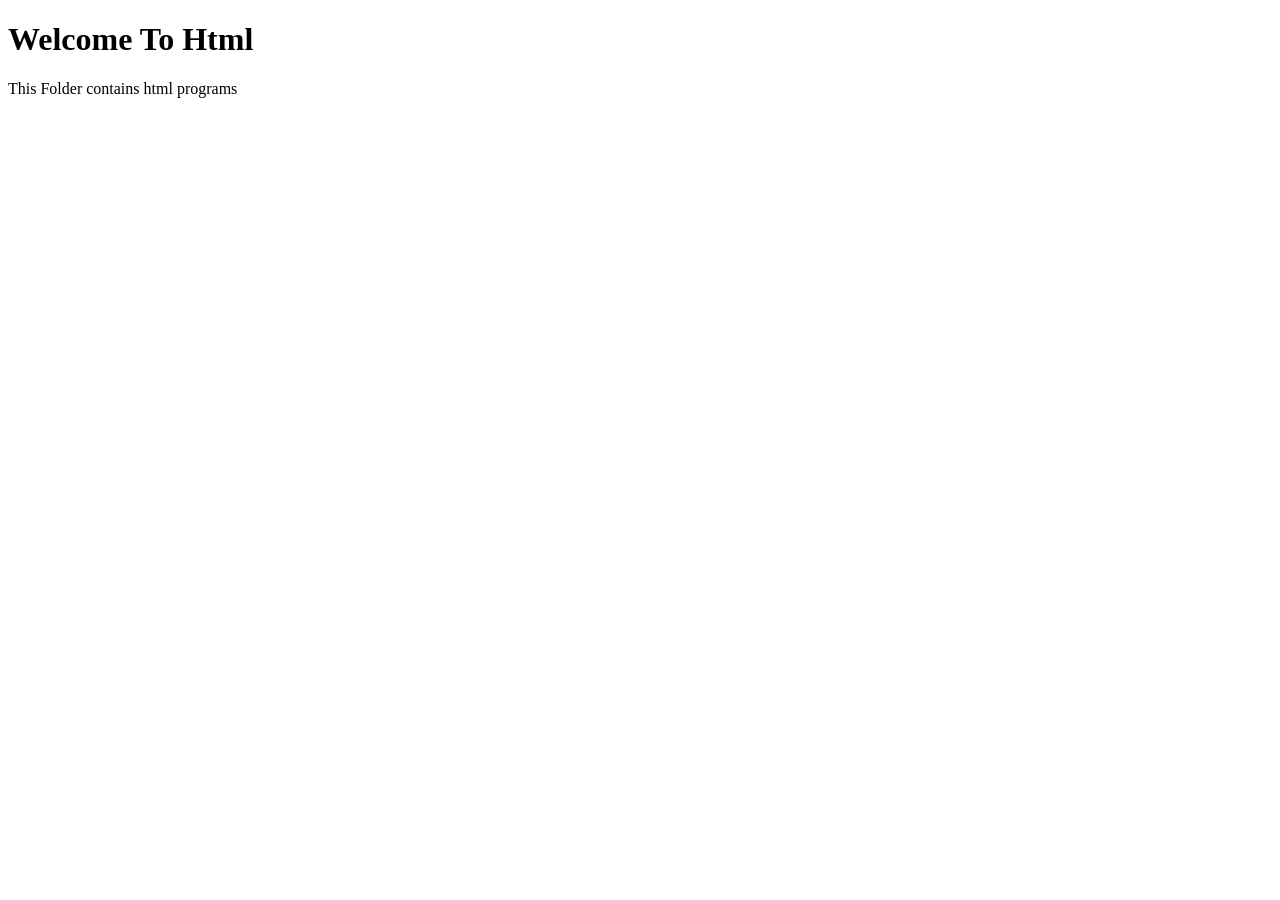
<file: basic.html>
<!DOCTYPE html>
<html lang="en">
<head>
    <meta charset="UTF-8">
    <meta name="viewport" content="width=device-width, initial-scale=1.0">
    <title>basics</title>
</head>
<body>
    <h1>Welcome To Html</h1>
    <p>This Folder contains html programs </p>

</body>
</html>
</file>
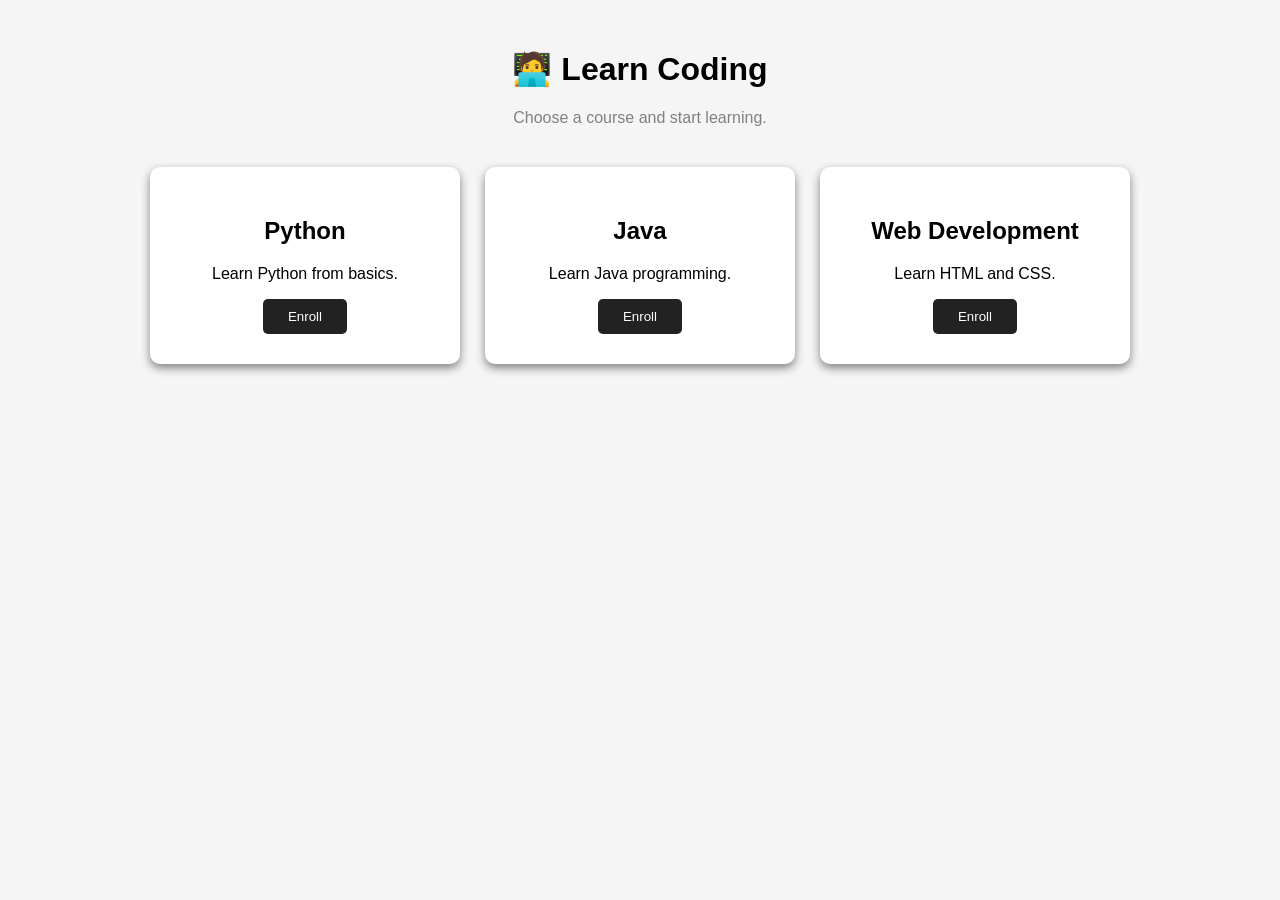
<file: CoursePage.html>
<!DOCTYPE html>
<html>
<head>
    <title>Coding Courses</title>
    <style>
        body {
    font-family: Arial;
    background-color: #f5f5f5;
    text-align: center;
}
h1 {
    margin-top: 50px;
}
.intro {
    color: gray;
}
.courses {
    display: flex;
    justify-content: center;
    gap: 25px;
    flex-wrap: wrap;
    margin-top: 40px;
}
.card {
    width: 250px;
    padding: 30px;
    background-color: white;
    border-radius: 10px;
    box-shadow: 0 4px 10px gray;
}
button {
    padding: 10px 25px;
    background-color: #222;
    color: white;
    border: none;
    border-radius: 5px;
}
    </style>
</head>
<body>
    <h1>🧑‍💻 Learn Coding</h1>
    <p class="intro">Choose a course and start learning.</p>
    <div class="courses">
        <div class="card">
            <h2>Python</h2>
            <p>Learn Python from basics.</p>
            <button>Enroll</button>
        </div>
        <div class="card">
            <h2>Java</h2>
            <p>Learn Java programming.</p>
            <button>Enroll</button>
        </div>
        <div class="card">
            <h2>Web Development</h2>
            <p>Learn HTML and CSS.</p>
            <button>Enroll</button>
        </div>
    </div>
</body>
</html>
</file>
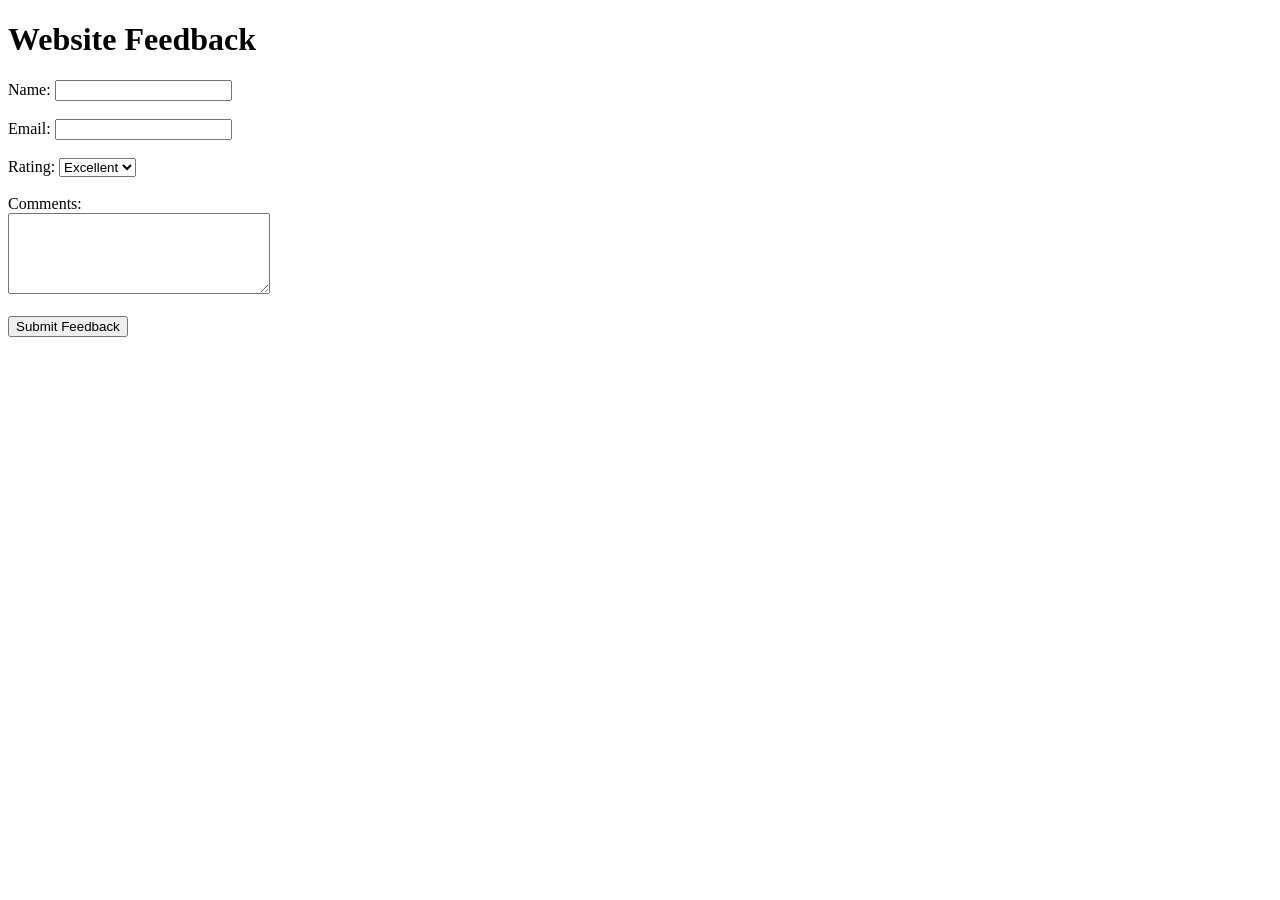
<file: FeedbackForm.html>
<!DOCTYPE html>
<html>
<head>
    <title>Feedback Form</title>
</head>
<body>
    <h1>Website Feedback</h1>
    <form>
        <label>Name:</label>
        <input type="text">
        <br><br>
        <label>Email:</label>
        <input type="email">
        <br><br>
        <label>Rating:</label>
        <select>
            <option>Excellent</option>
            <option>Good</option>
            <option>Average</option>
            <option>Poor</option>
        </select>
        <br><br>
        <label>Comments:</label><br>
        <textarea rows="5" cols="30"></textarea>
        <br><br>
        <button type="submit">Submit Feedback</button>
    </form>
</body>
</html>
</file>
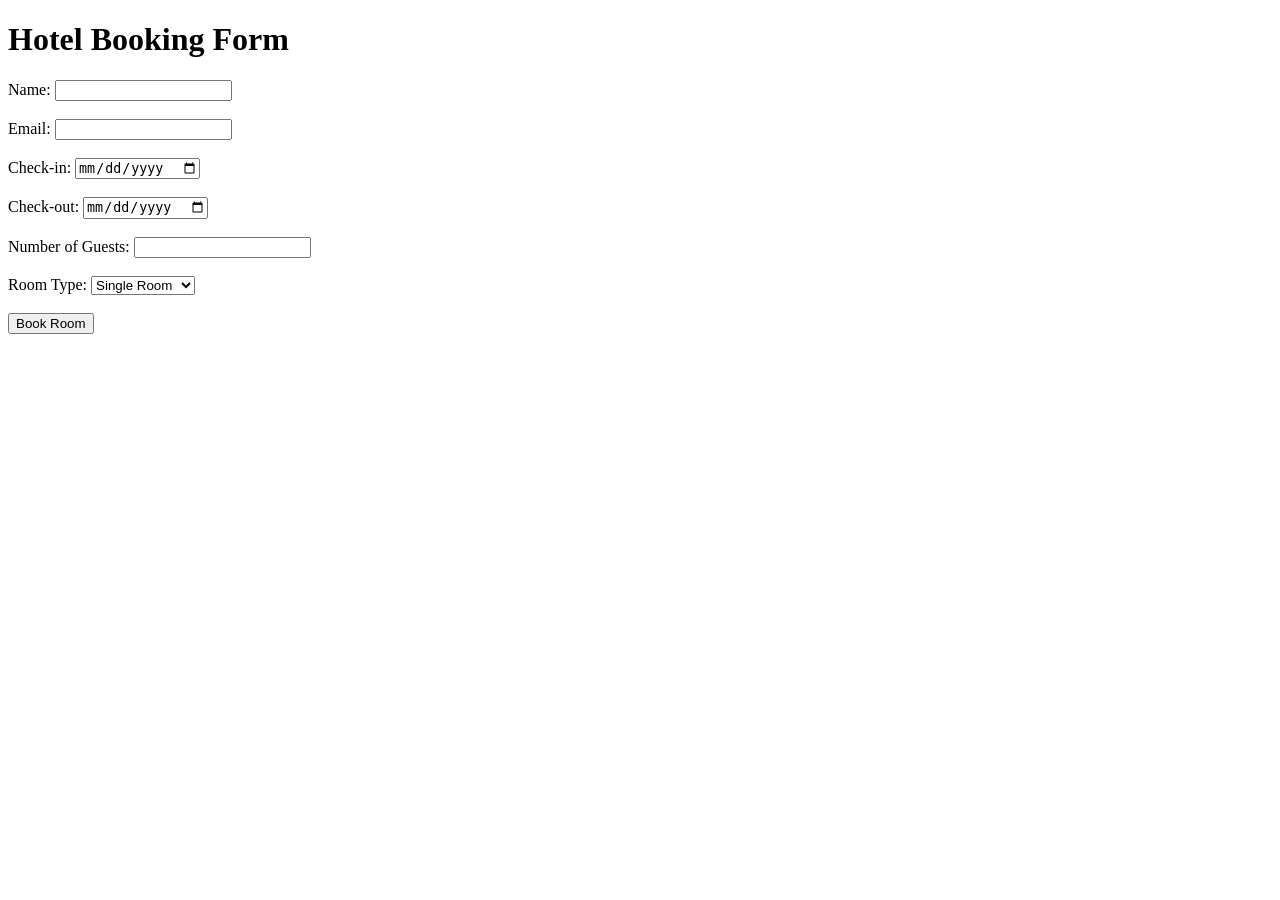
<file: HotelBooking.html>
<!DOCTYPE html>
<html>
<head>
    <title>Hotel Booking</title>
</head>
<body>
    <h1>Hotel Booking Form</h1>
    <form>
        <label>Name:</label>
        <input type="text">
        <br><br>
        <label>Email:</label>
        <input type="email">
        <br><br>
        <label>Check-in:</label>
        <input type="date">
        <br><br>
        <label>Check-out:</label>
        <input type="date">
        <br><br>
        <label>Number of Guests:</label>
        <input type="number" min="1">
        <br><br>
        <label>Room Type:</label>
        <select>
            <option>Single Room</option>
            <option>Double Room</option>
            <option>Deluxe Room</option>
            <option>Suite</option>
        </select>
        <br><br>
        <button type="submit">Book Room</button>
    </form>
</body>
</html>
</file>
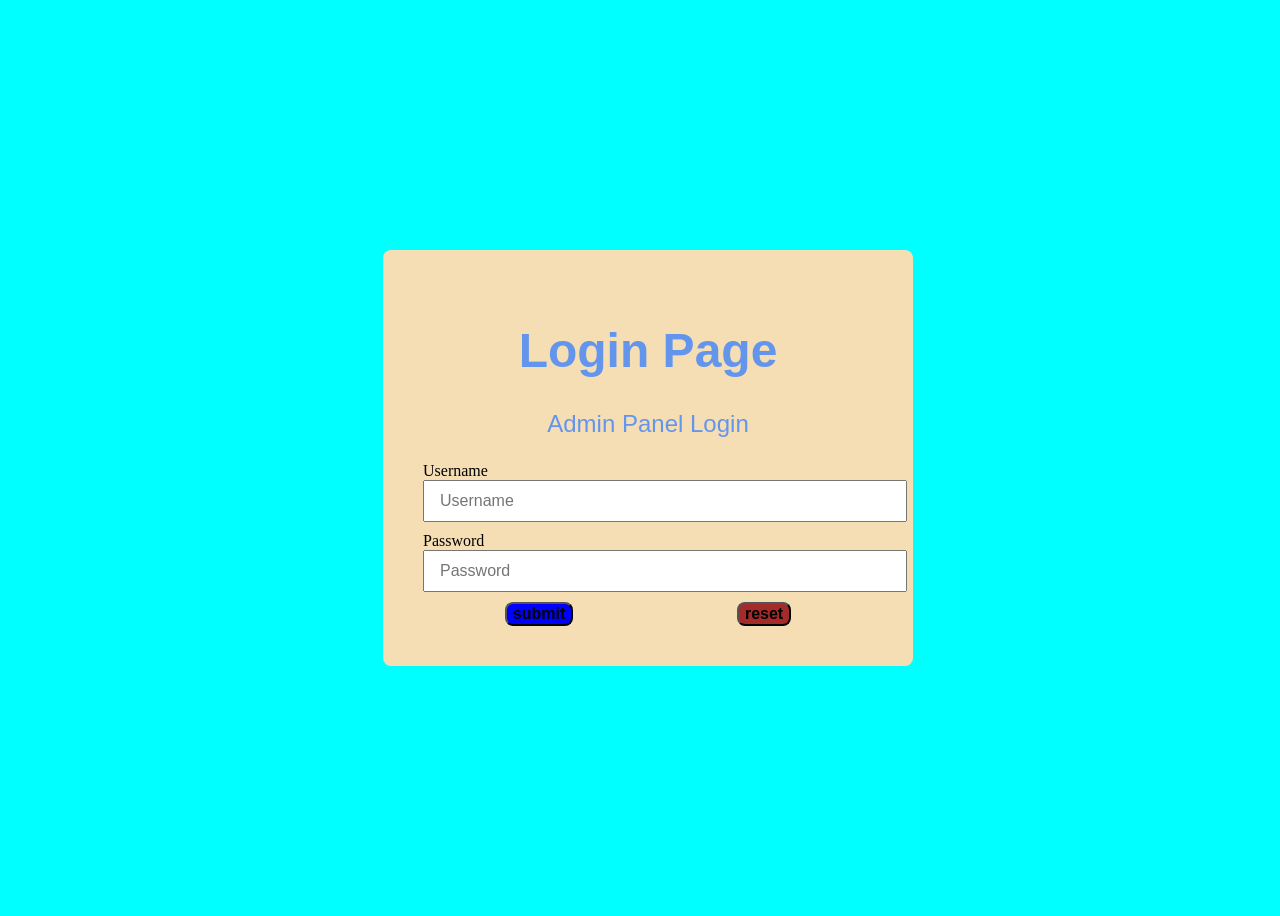
<file: Login.html>
<!DOCTYPE html>
<html lang="en">
<head>
    <meta charset="UTF-8">
    <meta name="viewport" content="width=device-width, initial-scale=1.0">
    <title>LoginPage</title>
</head>
<style>
    body{
        background-color: aqua;
        height: 100vh;
        width: 100%;
        justify-content: center;
        align-items: center;
        font-family: fantasy;
        display: flex;
    }
    .Login_Container{
        background-color: wheat;
        justify-content: center;
        width: 450px;
        padding: 40px;
        border-radius: 8px;
    }
    .LoginPage{
        align-items: center;
        text-align: center;
        color: cornflowerblue;
        font-size: x-large;
        font-family: 'Franklin Gothic Medium', 'Arial Narrow', Arial, sans-serif;
    }
    .Input_Group input{
        width: 100%;
        padding: 10px 15px;
        box-sizing: content-box;
        font-size: 16px;
        margin-bottom: 10px;
    }
    .Button_Type{
        align-items: center;
        display: flex;
        justify-content: space-around;
    }
    .btn{
        border-radius: 8px;
        font-size: 16px;
        font-weight: 600;
        background-color: blue;
        size: 18px;

    }
    .btn-btn{
        border-radius: 8px;
        font-size: 16px;
        font-weight: 600;
        background-color: brown;
        size: 18px;

    }
</style>
<body>
    <div class="Login_Container">
        <div class="LoginPage">
            <h1> Login Page</h1>
            <p>Admin Panel Login </p>
        </div>
        <form action="#" method="#" enctype="#">
        <div class="Input_Group">
            <label for="Username">Username</label>
            <input type="text" id="Username" name="Username" class="Username" placeholder="Username">
        </div>
        <div class="Input_Group">
            <label for="Password">Password</label>
            <input type="text" id="Password" name="Password" class="Password" placeholder="Password">
        </div>
        <div class="Button_Type">
            <button type="submit" class="btn">submit</button>
            <button type="reset" class="btn-btn">reset</button>
        </div>
        </form>
    </div>
</body>
</html>
</file>
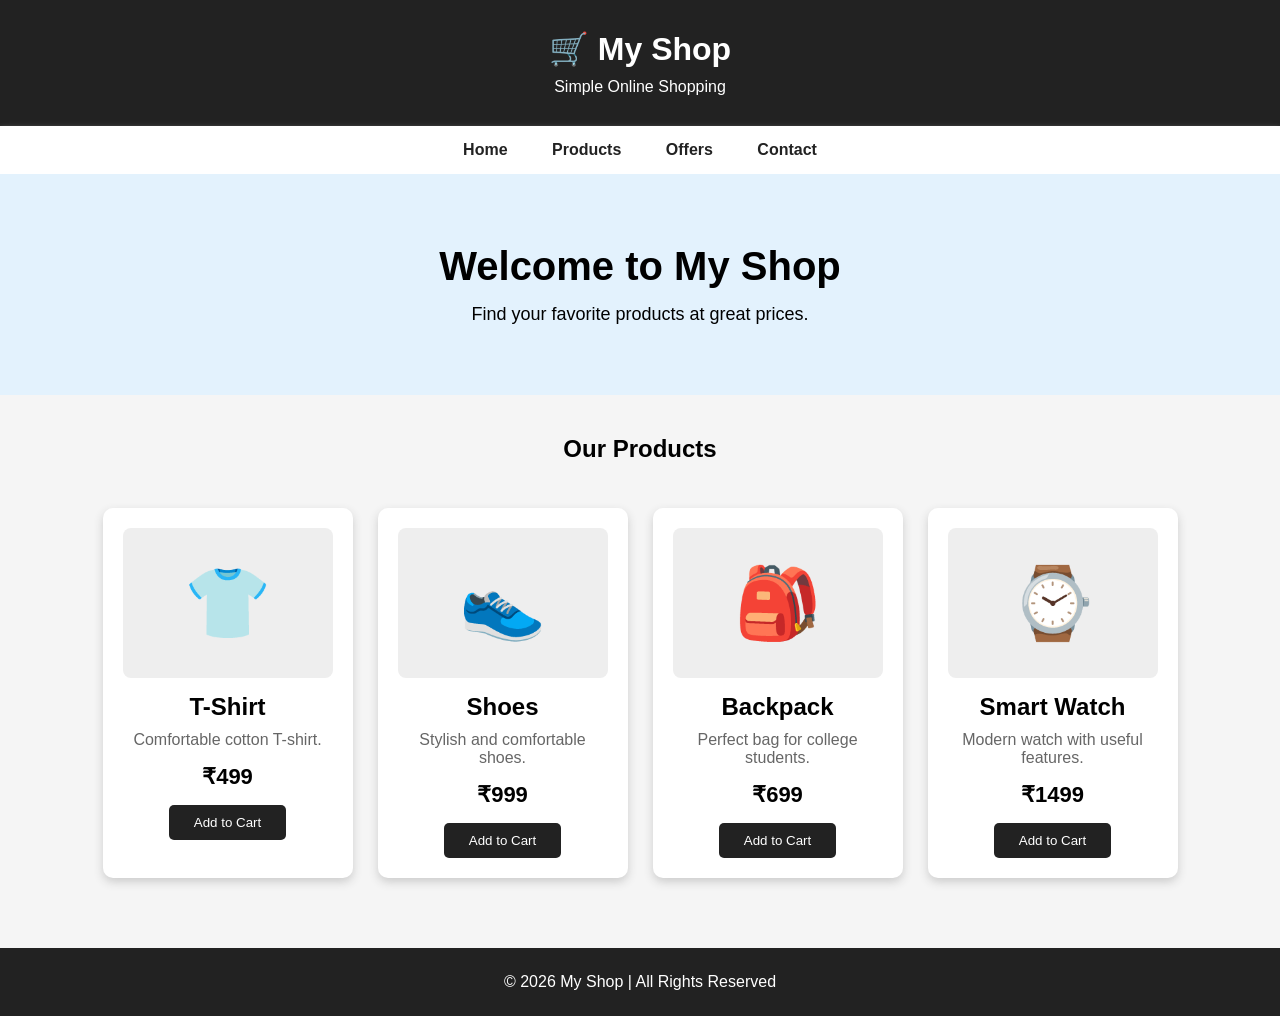
<file: Mini Shopping Page.html>
<!DOCTYPE html>
<html>
<head>
    <title>Mini Shopping Page</title>
</head>
<style>
    * {
    margin: 0;
    padding: 0;
    box-sizing: border-box;
}

body {
    font-family: Arial, sans-serif;
    background-color: #f5f5f5;
}

header {
    background-color: #222;
    color: white;
    text-align: center;
    padding: 30px;
}

header h1 {
    margin-bottom: 10px;
}

nav {
    background-color: white;
    text-align: center;
    padding: 15px;
    box-shadow: 0 2px 5px gray;
}

nav a {
    text-decoration: none;
    color: #222;
    margin: 0 20px;
    font-weight: bold;
}

nav a:hover {
    color: #555;
}

.welcome {
    text-align: center;
    padding: 70px 20px;
    background-color: #e3f2fd;
}

.welcome h1 {
    font-size: 40px;
    margin-bottom: 15px;
}

.welcome p {
    font-size: 18px;
}

.title {
    text-align: center;
    margin: 40px 0 25px;
}

.products {
    display: flex;
    justify-content: center;
    gap: 25px;
    flex-wrap: wrap;
    padding: 20px;
}

.product {
    width: 250px;
    background-color: white;
    padding: 20px;
    text-align: center;
    border-radius: 10px;
    box-shadow: 0 4px 10px #ccc;
    transition: transform 0.3s;
}

.product:hover {
    transform: translateY(-5px);
}

.product-image {
    height: 150px;
    background-color: #eeeeee;
    display: flex;
    justify-content: center;
    align-items: center;
    font-size: 70px;
    border-radius: 8px;
    margin-bottom: 15px;
}

.product p {
    color: #666;
    margin: 10px 0;
}

.product h3 {
    font-size: 22px;
    margin: 15px;
}

button {
    padding: 10px 25px;
    background-color: #222;
    color: white;
    border: none;
    border-radius: 5px;
    cursor: pointer;
}

button:hover {
    background-color: #555;
}

footer {
    margin-top: 50px;
    padding: 25px;
    background-color: #222;
    color: white;
    text-align: center;
}
</style>
<body>

    <header>
        <h1>🛒 My Shop</h1>
        <p>Simple Online Shopping</p>
    </header>

    <nav>
        <a href="#">Home</a>
        <a href="#">Products</a>
        <a href="#">Offers</a>
        <a href="#">Contact</a>
    </nav>

    <section class="welcome">
        <h1>Welcome to My Shop</h1>
        <p>Find your favorite products at great prices.</p>
    </section>

    <h2 class="title">Our Products</h2>

    <section class="products">

        <div class="product">
            <div class="product-image">👕</div>
            <h2>T-Shirt</h2>
            <p>Comfortable cotton T-shirt.</p>
            <h3>₹499</h3>
            <button>Add to Cart</button>
        </div>

        <div class="product">
            <div class="product-image">👟</div>
            <h2>Shoes</h2>
            <p>Stylish and comfortable shoes.</p>
            <h3>₹999</h3>
            <button>Add to Cart</button>
        </div>

        <div class="product">
            <div class="product-image">🎒</div>
            <h2>Backpack</h2>
            <p>Perfect bag for college students.</p>
            <h3>₹699</h3>
            <button>Add to Cart</button>
        </div>

        <div class="product">
            <div class="product-image">⌚</div>
            <h2>Smart Watch</h2>
            <p>Modern watch with useful features.</p>
            <h3>₹1499</h3>
            <button>Add to Cart</button>
        </div>

    </section>

    <footer>
        <p>© 2026 My Shop | All Rights Reserved</p>
    </footer>

</body>
</html>
</file>
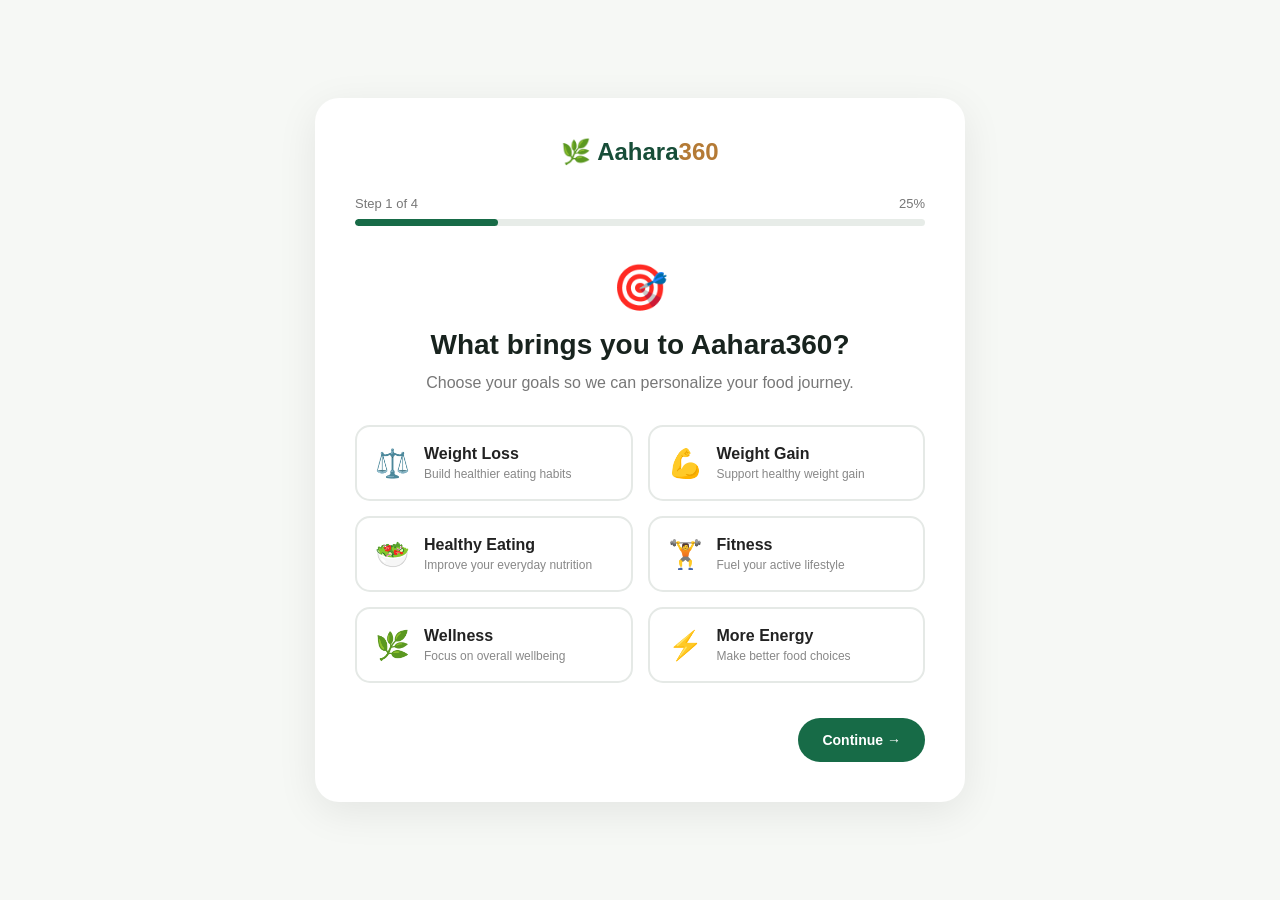
<file: onboarding.html>
<!DOCTYPE html>
<html lang="en">
<head>
    <meta charset="UTF-8">
    <meta name="viewport" content="width=device-width, initial-scale=1.0">
    <title>Aahara360 | Personalize Your Journey</title>

    <link rel="stylesheet" href="onboarding.css">
</head>

<body>

    <div class="onboarding-container">

        <!-- Logo -->
        <div class="logo">
            🌿 <span>Aahara</span><strong>360</strong>
        </div>

        <!-- Progress -->
        <div class="progress-area">
            <div class="progress-text">
                <span id="stepText">Step 1 of 4</span>
                <span id="progressPercent">25%</span>
            </div>

            <div class="progress-bar">
                <div id="progress"></div>
            </div>
        </div>


        <!-- ================= STEP 1 ================= -->

        <div class="step active" id="step1">

            <div class="step-icon">🎯</div>

            <h1>What brings you to Aahara360?</h1>

            <p class="subtitle">
                Choose your goals so we can personalize your food journey.
            </p>

            <div class="options">

                <div class="option" data-value="Weight Loss">
                    <span class="option-icon">⚖️</span>
                    <div>
                        <h3>Weight Loss</h3>
                        <p>Build healthier eating habits</p>
                    </div>
                </div>

                <div class="option" data-value="Weight Gain">
                    <span class="option-icon">💪</span>
                    <div>
                        <h3>Weight Gain</h3>
                        <p>Support healthy weight gain</p>
                    </div>
                </div>

                <div class="option" data-value="Healthy Eating">
                    <span class="option-icon">🥗</span>
                    <div>
                        <h3>Healthy Eating</h3>
                        <p>Improve your everyday nutrition</p>
                    </div>
                </div>

                <div class="option" data-value="Fitness">
                    <span class="option-icon">🏋️</span>
                    <div>
                        <h3>Fitness</h3>
                        <p>Fuel your active lifestyle</p>
                    </div>
                </div>

                <div class="option" data-value="Wellness">
                    <span class="option-icon">🌿</span>
                    <div>
                        <h3>Wellness</h3>
                        <p>Focus on overall wellbeing</p>
                    </div>
                </div>

                <div class="option" data-value="More Energy">
                    <span class="option-icon">⚡</span>
                    <div>
                        <h3>More Energy</h3>
                        <p>Make better food choices</p>
                    </div>
                </div>

            </div>

        </div>


        <!-- ================= STEP 2 ================= -->

        <div class="step" id="step2">

            <div class="step-icon">🍽️</div>

            <h1>What's your food preference?</h1>

            <p class="subtitle">
                Tell us what type of food you prefer.
            </p>

            <div class="single-options">

                <button class="food-option" data-value="Vegetarian">
                    🥗 Vegetarian
                </button>

                <button class="food-option" data-value="Non-Vegetarian">
                    🍗 Non-Vegetarian
                </button>

                <button class="food-option" data-value="Vegan">
                    🌱 Vegan
                </button>

                <button class="food-option" data-value="Eggetarian">
                    🥚 Eggetarian
                </button>

            </div>

        </div>


        <!-- ================= STEP 3 ================= -->

        <div class="step" id="step3">

            <div class="step-icon">🚫</div>

            <h1>Any dietary restrictions?</h1>

            <p class="subtitle">
                Select anything you want Aahara360 to consider.
            </p>

            <div class="restriction-options">

                <label>
                    <input type="checkbox" value="None">
                    <span>✓</span> None
                </label>

                <label>
                    <input type="checkbox" value="Lactose">
                    <span>🥛</span> Lactose
                </label>

                <label>
                    <input type="checkbox" value="Gluten">
                    <span>🌾</span> Gluten
                </label>

                <label>
                    <input type="checkbox" value="Nuts">
                    <span>🥜</span> Nuts
                </label>

                <label>
                    <input type="checkbox" value="Other">
                    <span>➕</span> Other
                </label>

            </div>

        </div>


        <!-- ================= STEP 4 ================= -->

        <div class="step" id="step4">

            <div class="step-icon">💰</div>

            <h1>What's your daily food budget?</h1>

            <p class="subtitle">
                This helps us suggest affordable meals.
            </p>

            <div class="budget-box">

                <label for="budget">Daily Food Budget</label>

                <div class="input-money">
                    <span>₹</span>

                    <input
                        type="number"
                        id="budget"
                        placeholder="150"
                        min="1"
                    >
                </div>

                <div class="budget-options">

                    <button data-budget="100">₹100</button>
                    <button data-budget="150">₹150</button>
                    <button data-budget="250">₹250</button>
                    <button data-budget="500">₹500+</button>

                </div>

            </div>

        </div>


        <!-- Navigation buttons -->

        <div class="navigation">

            <button
                class="back-btn"
                id="backBtn"
                onclick="previousStep()"
            >
                ← Back
            </button>

            <button
                class="next-btn"
                id="nextBtn"
                onclick="nextStep()"
            >
                Continue →
            </button>

        </div>

    </div>


    <script src="onboarding.js"></script>

</body>
</html>
</file>
<file: onboarding.css>
* {
    margin: 0;
    padding: 0;
    box-sizing: border-box;
    font-family: Arial, sans-serif;
}

body {
    min-height: 100vh;
    background: #f6f8f5;

    display: flex;
    justify-content: center;
    align-items: center;

    padding: 30px;
}

.onboarding-container {
    width: 650px;
    max-width: 100%;

    background: white;

    padding: 40px;

    border-radius: 24px;

    box-shadow: 0 10px 40px rgba(0, 0, 0, 0.08);
}


/* Logo */

.logo {
    text-align: center;

    font-size: 24px;
    font-weight: bold;

    margin-bottom: 30px;

    color: #174d38;
}

.logo strong {
    color: #b47a35;
}


/* Progress */

.progress-area {
    margin-bottom: 35px;
}

.progress-text {
    display: flex;
    justify-content: space-between;

    font-size: 13px;

    color: #777;

    margin-bottom: 8px;
}

.progress-bar {
    height: 7px;

    background: #e7ece8;

    border-radius: 20px;

    overflow: hidden;
}

#progress {
    height: 100%;

    width: 25%;

    background: #176b47;

    border-radius: 20px;

    transition: 0.3s;
}


/* Steps */

.step {
    display: none;
}

.step.active {
    display: block;
}

.step-icon {
    font-size: 45px;

    text-align: center;

    margin-bottom: 15px;
}

h1 {
    text-align: center;

    font-size: 28px;

    color: #18231e;

    margin-bottom: 10px;
}

.subtitle {
    text-align: center;

    color: #777;

    margin-bottom: 30px;

    line-height: 1.5;
}


/* Goal options */

.options {
    display: grid;

    grid-template-columns: 1fr 1fr;

    gap: 15px;
}

.option {
    display: flex;

    align-items: center;

    gap: 14px;

    padding: 18px;

    border: 2px solid #e5e9e6;

    border-radius: 15px;

    cursor: pointer;

    transition: 0.2s;
}

.option:hover {
    border-color: #176b47;

    transform: translateY(-2px);
}

.option.selected {
    border-color: #176b47;

    background: #eef7f1;
}

.option-icon {
    font-size: 28px;
}

.option h3 {
    color: #222;

    font-size: 16px;

    margin-bottom: 4px;
}

.option p {
    color: #888;

    font-size: 12px;
}


/* Food options */

.single-options {
    display: grid;

    gap: 15px;
}

.food-option {
    padding: 18px;

    background: white;

    border: 2px solid #e5e9e6;

    border-radius: 14px;

    font-size: 16px;

    cursor: pointer;

    transition: 0.2s;
}

.food-option:hover {
    border-color: #176b47;
}

.food-option.selected {
    background: #eef7f1;

    border-color: #176b47;

    color: #176b47;

    font-weight: bold;
}


/* Restrictions */

.restriction-options {
    display: grid;

    grid-template-columns: 1fr 1fr;

    gap: 15px;
}

.restriction-options label {
    display: flex;

    align-items: center;

    gap: 10px;

    padding: 17px;

    border: 2px solid #e5e9e6;

    border-radius: 14px;

    cursor: pointer;
}

.restriction-options label:hover {
    border-color: #176b47;
}

.restriction-options input {
    display: none;
}

.restriction-options label.selected {
    background: #eef7f1;

    border-color: #176b47;
}


/* Budget */

.budget-box {
    max-width: 400px;

    margin: auto;
}

.budget-box label {
    display: block;

    margin-bottom: 8px;

    font-weight: bold;
}

.input-money {
    display: flex;

    align-items: center;

    border: 2px solid #e5e9e6;

    border-radius: 12px;

    overflow: hidden;

    margin-bottom: 20px;
}

.input-money span {
    padding: 15px;

    background: #f1f4f1;

    font-size: 18px;

    font-weight: bold;
}

.input-money input {
    width: 100%;

    border: none;

    outline: none;

    padding: 15px;

    font-size: 18px;
}

.budget-options {
    display: grid;

    grid-template-columns: repeat(4, 1fr);

    gap: 10px;
}

.budget-options button {
    padding: 12px;

    border: 1px solid #ddd;

    background: white;

    border-radius: 10px;

    cursor: pointer;
}

.budget-options button:hover {
    border-color: #176b47;

    color: #176b47;
}


/* Navigation */

.navigation {
    display: flex;

    justify-content: space-between;

    margin-top: 35px;
}

.back-btn,
.next-btn {
    padding: 13px 24px;

    border-radius: 25px;

    cursor: pointer;

    font-size: 14px;
}

.back-btn {
    background: white;

    border: 1px solid #bbb;

    color: #555;
}

.next-btn {
    background: #176b47;

    color: white;

    border: none;

    font-weight: bold;
}

.next-btn:hover {
    background: #0e5738;
}


/* Mobile */

@media (max-width: 600px) {

    body {
        padding: 15px;
    }

    .onboarding-container {
        padding: 25px 20px;
    }

    .options {
        grid-template-columns: 1fr;
    }

    .restriction-options {
        grid-template-columns: 1fr;
    }

    .budget-options {
        grid-template-columns: 1fr 1fr;
    }

    h1 {
        font-size: 23px;
    }
}
</file>
